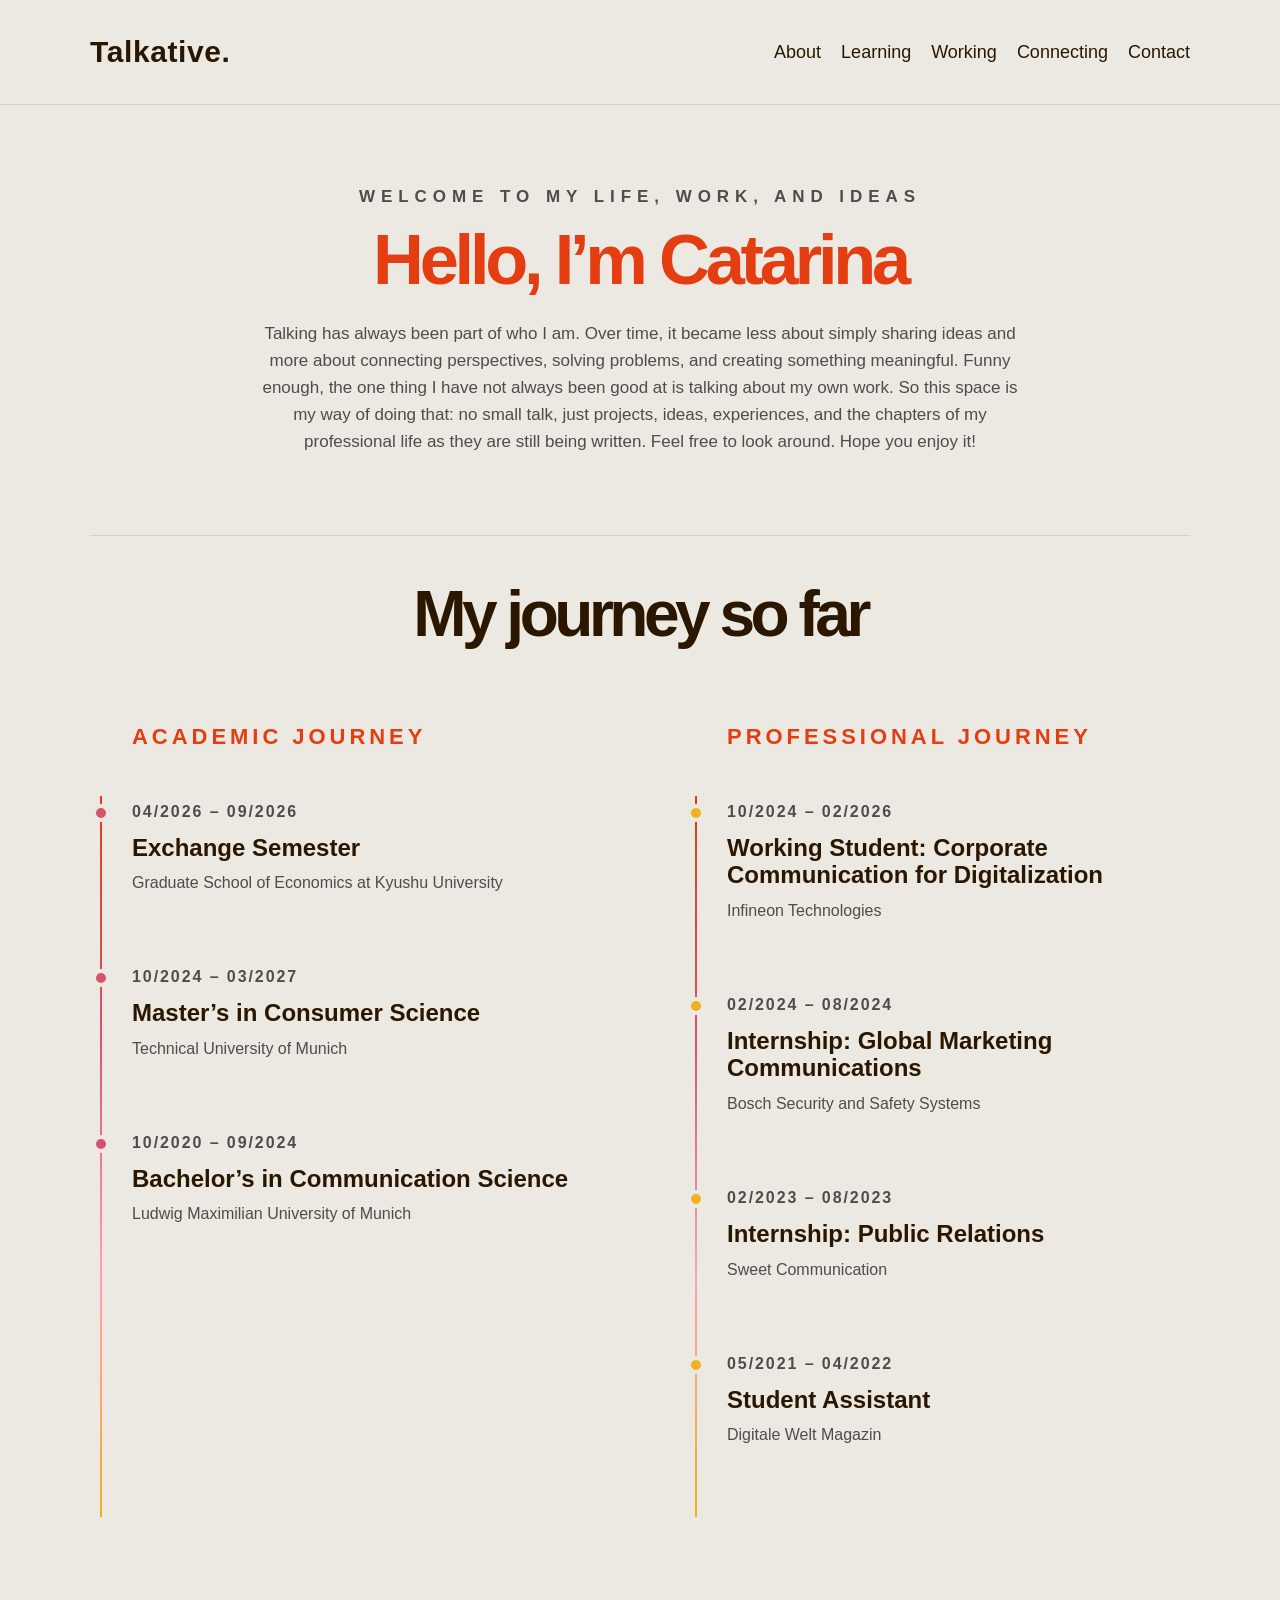
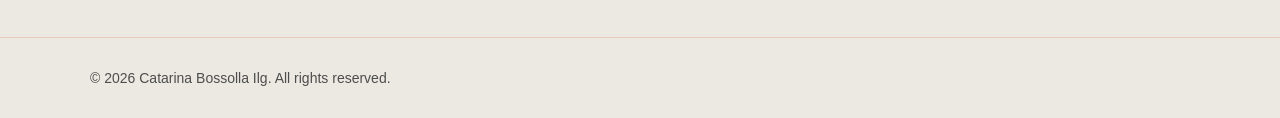
<file: index.html>
<!-- index.html -->
<!DOCTYPE html>
<html lang="en">
<head>
  <meta charset="UTF-8" />
  <meta name="viewport" content="width=device-width, initial-scale=1.0" />

  <title>Talkative.</title>

  <link rel="stylesheet" href="style.css" />
</head>
<body>

  <header class="site-header">
    <nav class="navbar">
      <h1 class="logo">Talkative.</h1>

      <div class="nav-links">
        <a href="index.html">About</a>
        <a href="learning/learning.html">Learning</a>
        <a href="working/working.html">Working</a>
        <a href="connecting/connecting.html">Connecting</a>
        <a href="contact/contact.html">Contact</a>
      </div>
    </nav>
  </header>

  <main>

    <section class="intro-section">
      <div class="intro-text">
        <p class="eyebrow">Welcome to my life, work, and ideas</p>

        <h1 class="intro-title">Hello, I’m Catarina</h1>

        <p> 
          Talking has always been part of who I am. Over time, it became less about simply sharing ideas and more about connecting perspectives, solving problems, and creating something meaningful. 
          Funny enough, the one thing I have not always been good at is talking about my own work. 
          So this space is my way of doing that: no small talk, just projects, ideas, experiences, and the chapters of my professional life as they are still being written.
          Feel free to look around. Hope you enjoy it!
        </p>
        
      </div>
    </section>

      <div class="palette-divider">
        <div class="divider-line"></div>
      </div>
    
      <section class="journey-section">
  <h2 class="journey-title">My journey so far</h2>

  <div class="timeline-wrapper">

    <div class="timeline-column academic">
      <h3>Academic Journey</h3>

      <div class="timeline-line"></div>

      <div class="timeline-item item-2026">
        <span class="timeline-dot"></span>
        <p class="timeline-date">04/2026 – 09/2026</p>
        <h4>Exchange Semester</h4>
        <p>
          Graduate School of Economics at Kyushu University
        </p>
      </div>

      <div class="timeline-item item-2024">
        <span class="timeline-dot"></span>
        <p class="timeline-date">10/2024 – 03/2027</p>
        <h4>Master’s in Consumer Science</h4>
        <p>
          Technical University of Munich
        </p>
      </div>

      <div class="timeline-item item-2021">
        <span class="timeline-dot"></span>
        <p class="timeline-date">10/2020 – 09/2024</p>
        <h4>Bachelor’s in Communication Science</h4>
        <p>
          Ludwig Maximilian University of Munich
        </p>
      </div>
    </div>

    <div class="timeline-column professional">
      <h3>Professional Journey</h3>

      <div class="timeline-line"></div>

      <div class="timeline-item item-2025">
        <span class="timeline-dot"></span>
        <p class="timeline-date">10/2024 – 02/2026</p>
        <h4>Working Student: Corporate Communication for Digitalization</h4>
        <p>
          Infineon Technologies
        </p>
      </div>

      <div class="timeline-item item-2024">
        <span class="timeline-dot"></span>
        <p class="timeline-date">02/2024 – 08/2024</p>
        <h4>Internship: Global Marketing Communications</h4>
        <p>
          Bosch Security and Safety Systems
        </p>
      </div>

      <div class="timeline-item item-2023">
        <span class="timeline-dot"></span>
        <p class="timeline-date">02/2023 – 08/2023</p>
        <h4>Internship: Public Relations</h4>
        <p>
          Sweet Communication
        </p>
      </div>

      <div class="timeline-item item-2021">
        <span class="timeline-dot"></span>
        <p class="timeline-date">05/2021 – 04/2022</p>
        <h4>Student Assistant</h4>
        <p>
          Digitale Welt Magazin
        </p>
      </div>
    </div>

  </div>
</section>
    
  </main>

  <footer class="site-footer">
    <p>© 2026 Catarina Bossolla Ilg. All rights reserved.</p>
  </footer>

</body>
</html>
</file>
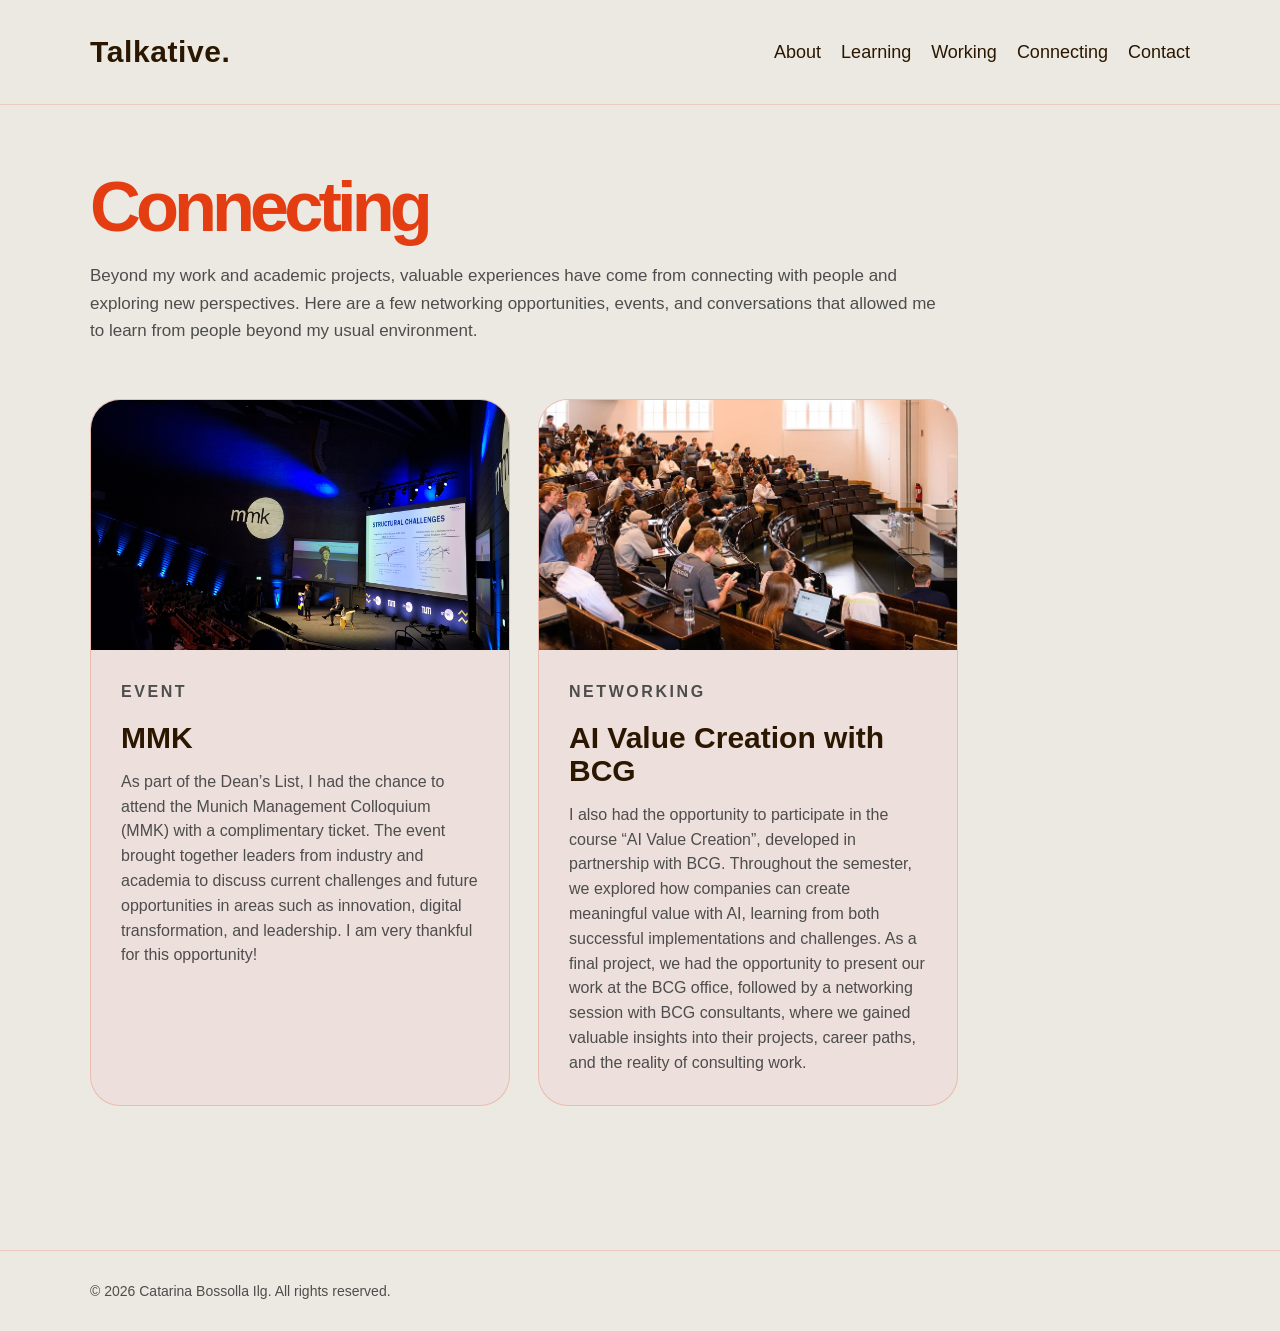
<file: connecting/connecting.html>
<!-- connecting.html -->
<!DOCTYPE html>
<html lang="en">
<head>
  <meta charset="UTF-8" />
  <meta name="viewport" content="width=device-width, initial-scale=1.0" />

  <title>Connecting | Talkative.</title>

  <link rel="stylesheet" href="connecting-style.css" />
</head>
<body>

  <header class="site-header">
    <nav class="navbar">
      <h1 class="logo">Talkative.</h1>

      <div class="nav-links">
        <a href="../index.html">About</a>
        <a href="../learning/learning.html">Learning</a>
        <a href="../working/working.html">Working</a>
        <a href="../connecting/connecting.html">Connecting</a>
        <a href="../contact/contact.html">Contact</a>
      </div>
    </nav>
  </header>

<main>

  <section class="projects-section">

    <div class="projects-heading">
      <h2>Connecting</h2>
      <p>
        Beyond my work and academic projects, valuable experiences have come from connecting with people and exploring new perspectives. 
        Here are a few networking opportunities, events, and conversations that allowed me to learn from people beyond my usual environment.
      </p>
    </div>

      <div class="projects-carousel">

      <article class="project-card">
        <div class="project-image">
          <img src="../images/mmk.jpg" alt="Project 1 preview image">
        </div>

        <div class="project-content">
          <p class="project-category">Event</p>
          <h3>MMK</h3>

          <p>
            As part of the Dean’s List, I had the chance to attend the Munich Management Colloquium (MMK) with a complimentary ticket. 
            The event brought together leaders from industry and academia to discuss current challenges and future opportunities in areas such as innovation, digital transformation, and leadership.
            I am very thankful for this opportunity!
          </p>
  
        </div>
      </article>

       <article class="project-card">
         <div class="project-image">
          <img src="../images/bcg_class.jfif" alt="Project 1 preview image">
        </div>
         
        <div class="project-content">
          <p class="project-category">Networking</p>
          <h3>AI Value Creation with BCG</h3>

          <p>
            I also had the opportunity to participate in the course “AI Value Creation”, developed in partnership with BCG. 
            Throughout the semester, we explored how companies can create meaningful value with AI, learning from both successful implementations and challenges. 
            As a final project, we had the opportunity to present our work at the BCG office, followed by a networking session with BCG consultants, where we gained valuable insights into their projects, career paths, and the reality of consulting work.
          </p>
          
        </div>
      </article>
        
    </div>
  </section>

</main>

  <footer class="site-footer">
    <p>© 2026 Catarina Bossolla Ilg. All rights reserved.</p>
  </footer>

</body>
  
</html>
</file>
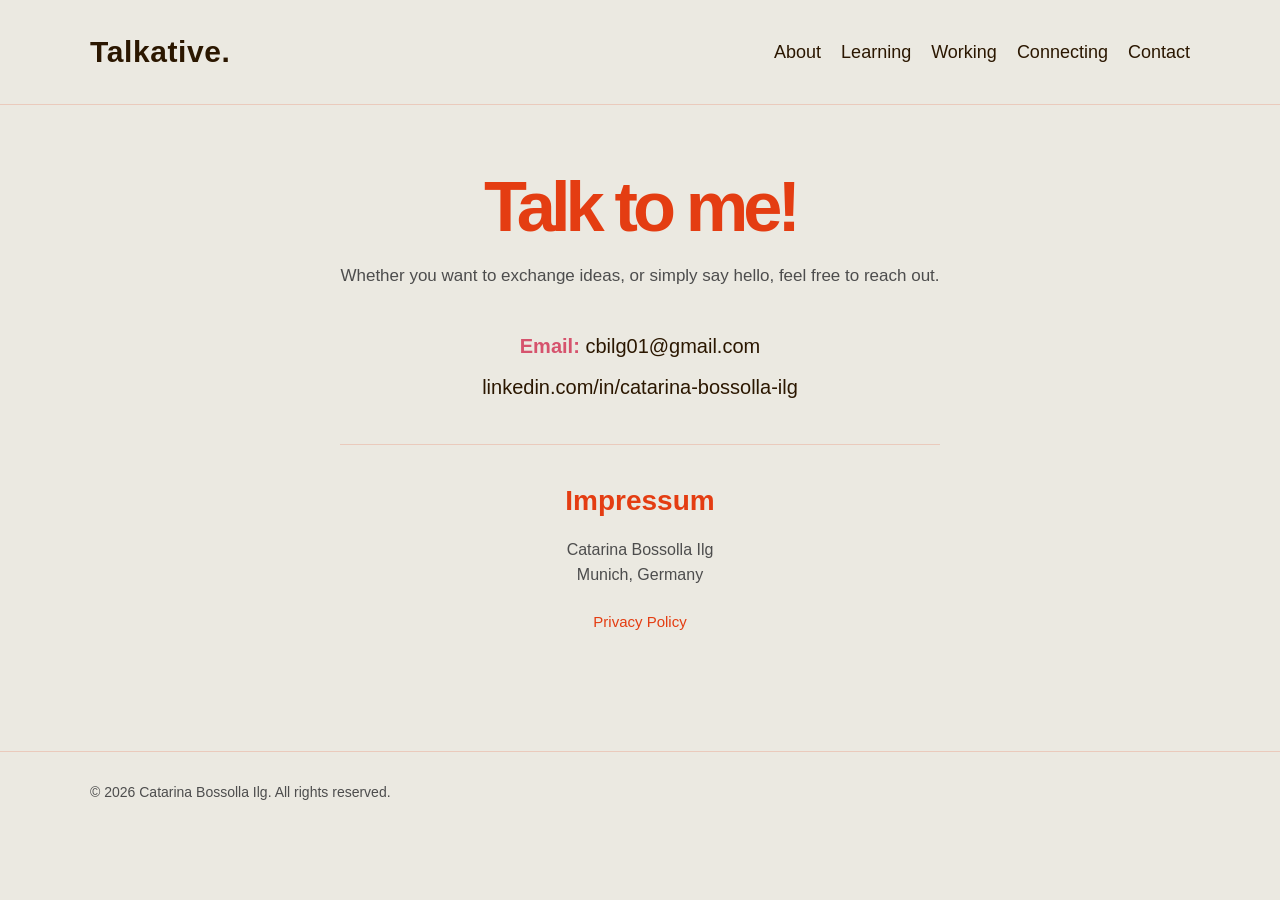
<file: contact/contact.html>
<!-- contact.html -->
<!DOCTYPE html>
<html lang="en">
<head>
  <meta charset="UTF-8" />
  <meta name="viewport" content="width=device-width, initial-scale=1.0" />

  <title>Contact | Talkative.</title>

  <link rel="stylesheet" href="contact-style.css" />
</head>
<body>

  <header class="site-header">
    <nav class="navbar">
      <h1 class="logo">Talkative.</h1>

      <div class="nav-links">
        <a href="../index.html">About</a>
        <a href="../learning/learning.html">Learning</a>
        <a href="../working/working.html">Working</a>
        <a href="../connecting/connecting.html">Connecting</a>
        <a href="../contact/contact.html">Contact</a>
      </div>
    </nav>
  </header>

  <main>

    <section class="contact-section">

      <div class="contact-heading">
        <h2>Talk to me!</h2>
        <p>
          Whether you want to exchange ideas, or simply say hello, feel free to reach out.
        </p>
      </div>

      <div class="contact-details">

      <p>
        <span>Email:</span>
        <a href="mailto:your.email@example.com">
          cbilg01@gmail.com
        </a>
      </p>

      <p>
        <a href="https://www.linkedin.com/in/catarina-bossolla-ilg-1ab0a0199/" target="_blank">
          linkedin.com/in/catarina-bossolla-ilg
        </a>
      </p>

    </div>
      
    <div class="impressum">
      <h3>Impressum</h3>

      <p>
        Catarina Bossolla Ilg<br>
        Munich, Germany
      </p>
    </div>

    <div class="legal-links">
        <a href="../contact/privacy_policy.html">Privacy Policy</a>
    </div>
      
    </section>

  </main>

  <footer class="site-footer">
    <p>© 2026 Catarina Bossolla Ilg. All rights reserved.</p>
  </footer>

</body>
</html>
</file>
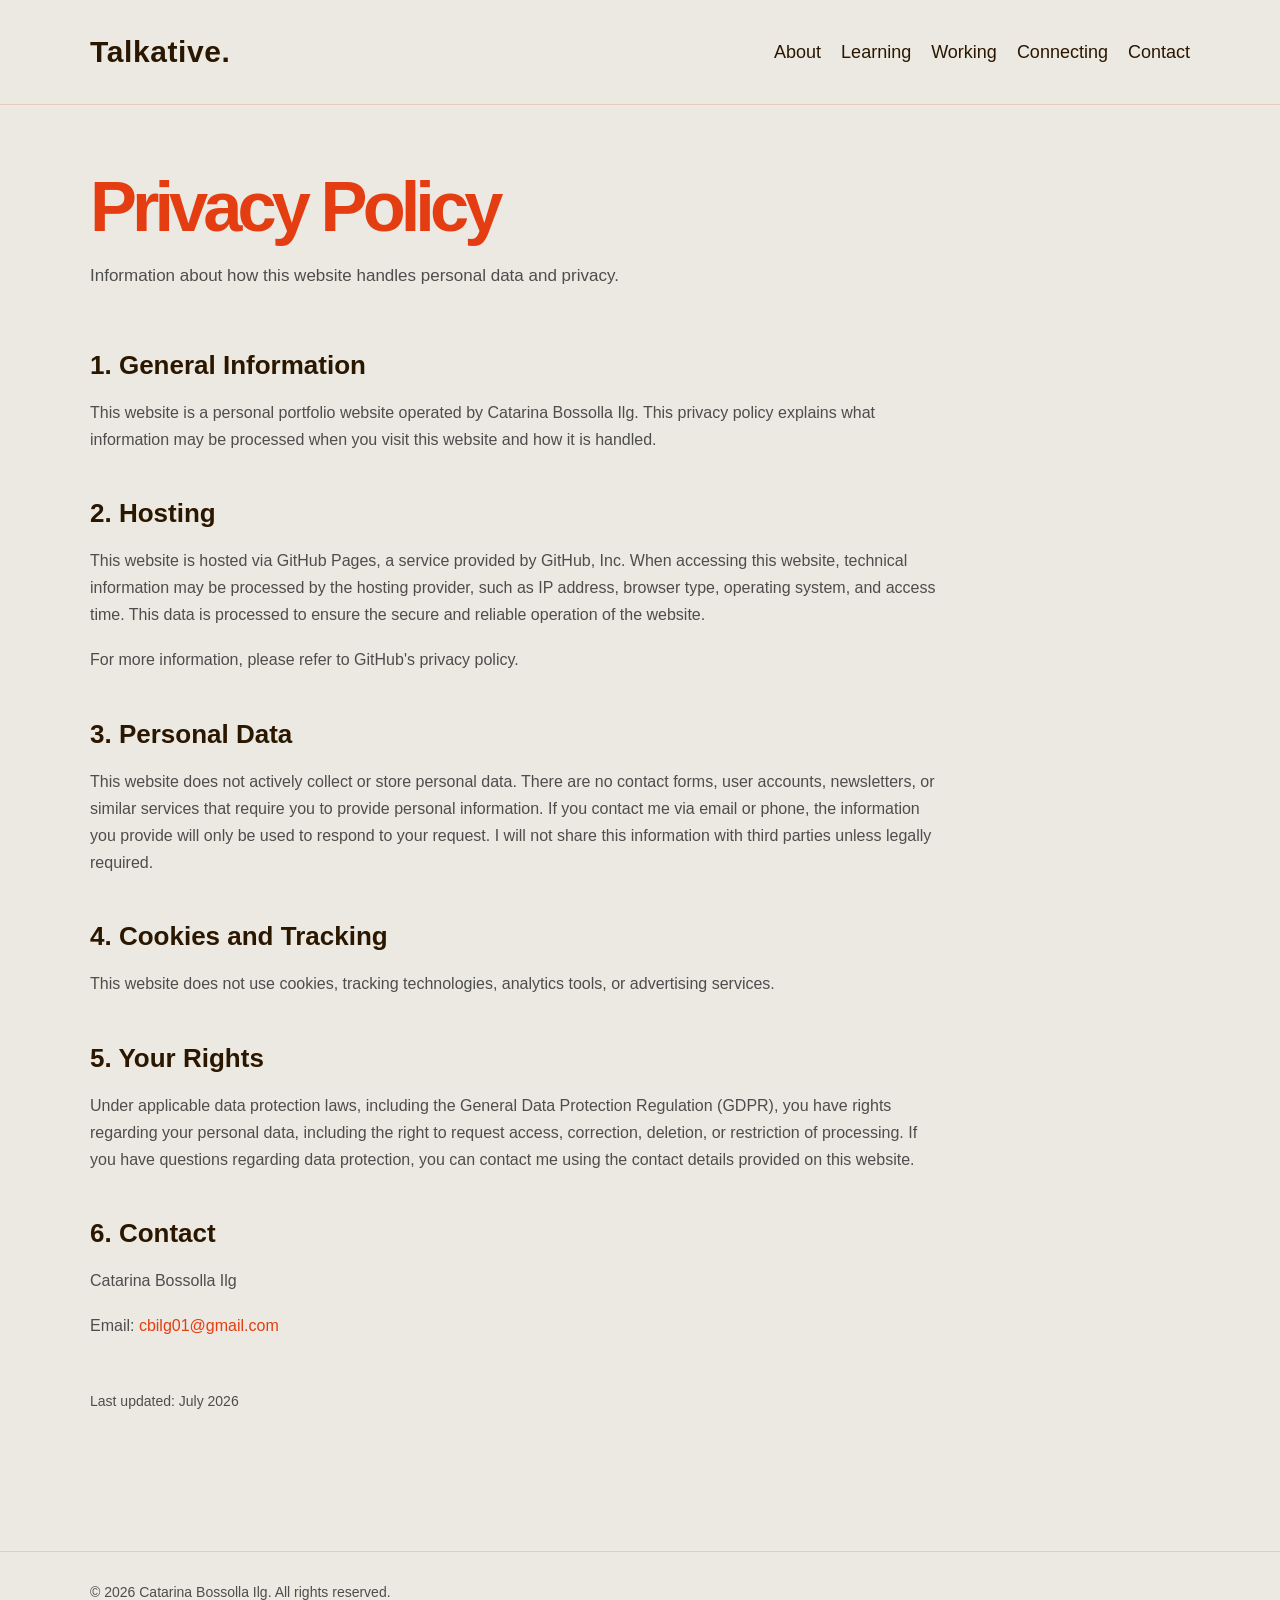
<file: contact/privacy_policy.html>
<!-- privacy.html -->
<!DOCTYPE html>
<html lang="en">
<head>
  <meta charset="UTF-8" />
  <meta name="viewport" content="width=device-width, initial-scale=1.0" />

  <title>Privacy Policy | Talkative.</title>

  <link rel="stylesheet" href="contact-style.css" />
</head>

<body>

  <header class="site-header">
    <nav class="navbar">
      <h1 class="logo">Talkative.</h1>

      <div class="nav-links">
        <a href="../index.html">About</a>
        <a href="../learning/learning.html">Learning</a>
        <a href="../working/working.html">Working</a>
        <a href="../connecting/connecting.html">Connecting</a>
        <a href="../contact/contact.html">Contact</a>
      </div>
    </nav>
  </header>


  <main>

    <section class="privacy-section">

      <div class="privacy-heading">
        <h2>Privacy Policy</h2>
        <p>
          Information about how this website handles personal data and privacy.
        </p>
      </div>


      <div class="privacy-content">

        <h3>1. General Information</h3>

        <p>
          This website is a personal portfolio website operated by Catarina Bossolla Ilg.
          This privacy policy explains what information may be processed when you visit this website and how it is handled.
        </p>


        <h3>2. Hosting</h3>

        <p>
          This website is hosted via GitHub Pages, a service provided by GitHub, Inc.
          When accessing this website, technical information may be processed by the hosting provider, such as IP address, browser type, operating system, and access time. 
          This data is processed to ensure the secure and reliable operation of the website.
        </p>

        <p>
          For more information, please refer to GitHub's privacy policy.
        </p>


        <h3>3. Personal Data</h3>

        <p>
          This website does not actively collect or store personal data.
          There are no contact forms, user accounts, newsletters, or similar services that require you to provide personal information.
          If you contact me via email or phone, the information you provide will only be used to respond to your request. 
          I will not share this information with third parties unless legally required.
        </p>


        <h3>4. Cookies and Tracking</h3>

        <p>
          This website does not use cookies, tracking technologies, analytics tools, or advertising services.
        </p>


        <h3>5. Your Rights</h3>

        <p>
          Under applicable data protection laws, including the General Data Protection Regulation (GDPR), you have rights regarding your personal data, including the right to request access, correction, deletion, or restriction of processing.
          If you have questions regarding data protection, you can contact me using the contact details provided on this website.
        </p>


        <h3>6. Contact</h3>

        <p>
          Catarina Bossolla Ilg
        </p>

        <p>
          Email:
          <a href="mailto:your.email@example.com">
            cbilg01@gmail.com
          </a>
        </p>


        <p class="updated">
          Last updated: July 2026
        </p>

      </div>

    </section>

  </main>


  <footer class="site-footer">
    <p>
      © 2026 Catarina Bossolla Ilg. All rights reserved.
    </p>
  </footer>


</body>
</html>
</file>
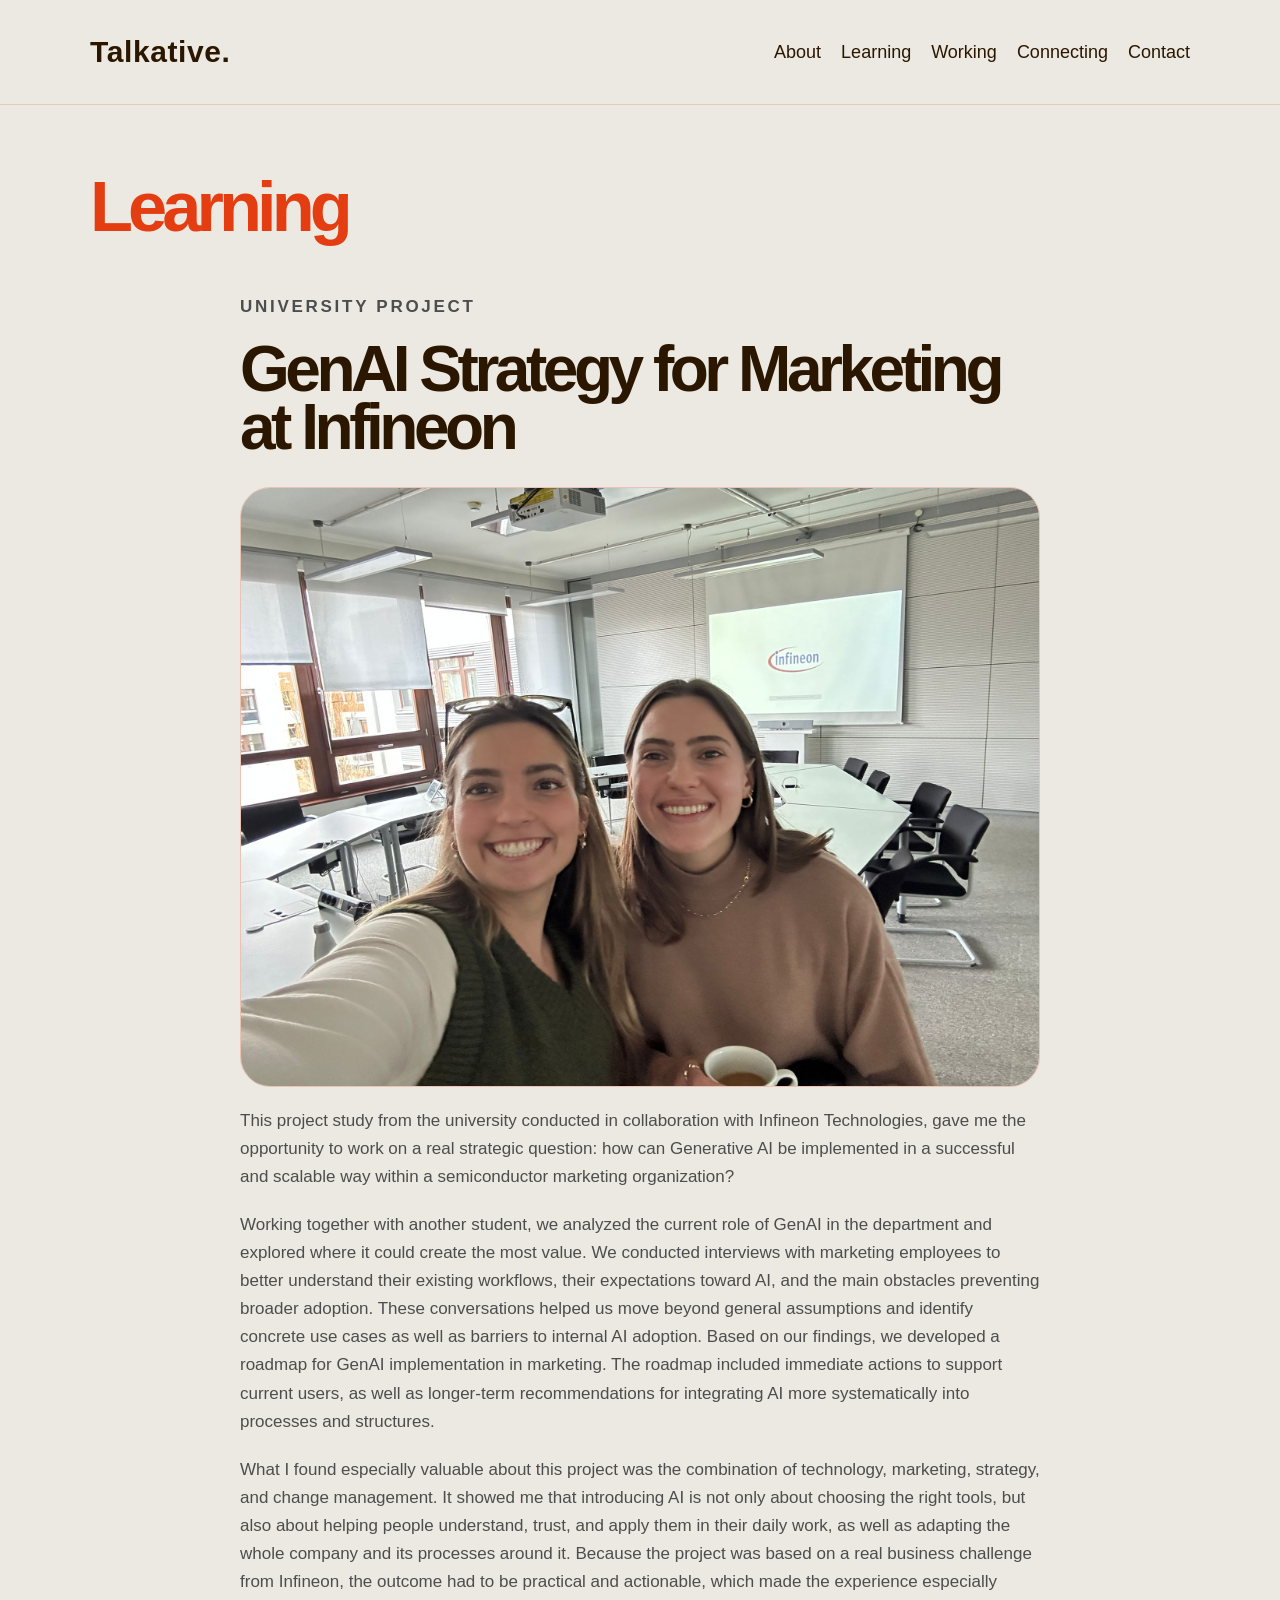
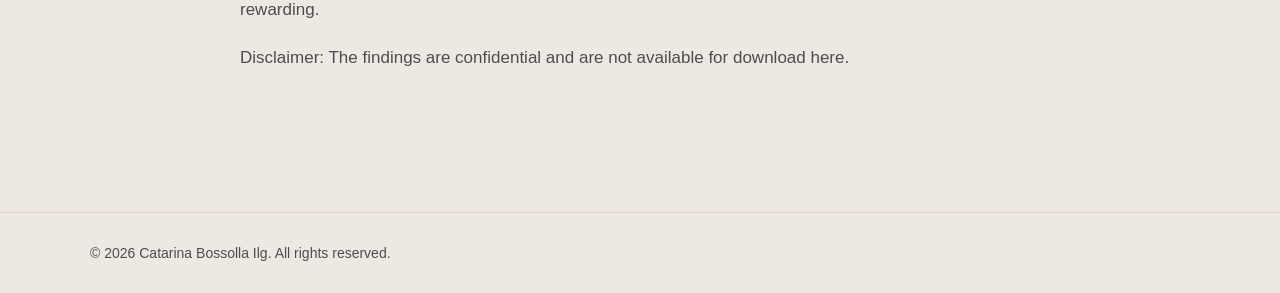
<file: learning/GenAI-Infineon.html>
<!-- project-1.html -->
<!DOCTYPE html>
<html lang="en">
<head>
  <meta charset="UTF-8" />
  <meta name="viewport" content="width=device-width, initial-scale=1.0" />

  <title>Learning | Talkative.</title>

  <link rel="stylesheet" href="learning-style.css" />
</head>
<body>

  <header class="site-header">
    <nav class="navbar">
      <h1 class="logo">Talkative.</h1>

      <div class="nav-links">
        <a href="../index.html">About</a>
        <a href="../learning/learning.html">Learning</a>
        <a href="../working/working.html">Working</a>
        <a href="../connecting/connecting.html">Connecting</a>
        <a href="../contact/contact.html">Contact</a>
      </div>
    </nav>
  </header>

<main>
  
<section class="project-page-section">

  <div class="projects-heading">
    <h2>Learning</h2>
  </div>

  <div class="project-page-content">

    <div class="project-page-text">
      <p class="project-category">University Project</p>

      <h1>GenAI Strategy for Marketing at Infineon</h1>

      <div class="project-page-images">
      <img src="../images/GenAI_Infineon_foto.jpg" alt="Main image for project one">
      </div>

      <p>

      </p>
      
      <p>
        This project study from the university conducted in collaboration with Infineon Technologies, gave me the opportunity to work on a real strategic question: how can Generative AI be implemented in a successful and scalable way within a semiconductor marketing organization?

      </p>

      <p>
        Working together with another student, we analyzed the current role of GenAI in the department and explored where it could create the most value. 
        We conducted interviews with marketing employees to better understand their existing workflows, their expectations toward AI, and the main obstacles preventing broader adoption. 
        These conversations helped us move beyond general assumptions and identify concrete use cases as well as barriers to internal AI adoption.
        Based on our findings, we developed a roadmap for GenAI implementation in marketing. 
        The roadmap included immediate actions to support current users, as well as longer-term recommendations for integrating AI more systematically into processes and structures.

      </p>

      <p>
        What I found especially valuable about this project was the combination of technology, marketing, strategy, and change management. 
        It showed me that introducing AI is not only about choosing the right tools, but also about helping people understand, trust, and apply them in their daily work, as well as adapting the whole company and its processes around it. 
        Because the project was based on a real business challenge from Infineon, the outcome had to be practical and actionable, which made the experience especially rewarding. 
      
      </p>

      <p>
      Disclaimer: The findings are confidential and are not available for download here. 
        
      </p>
      
    </div>

  </div>

</section>
  
</main>

  <footer class="site-footer">
    <p>© 2026 Catarina Bossolla Ilg. All rights reserved.</p>
  </footer>

</body>
</html>
</file>
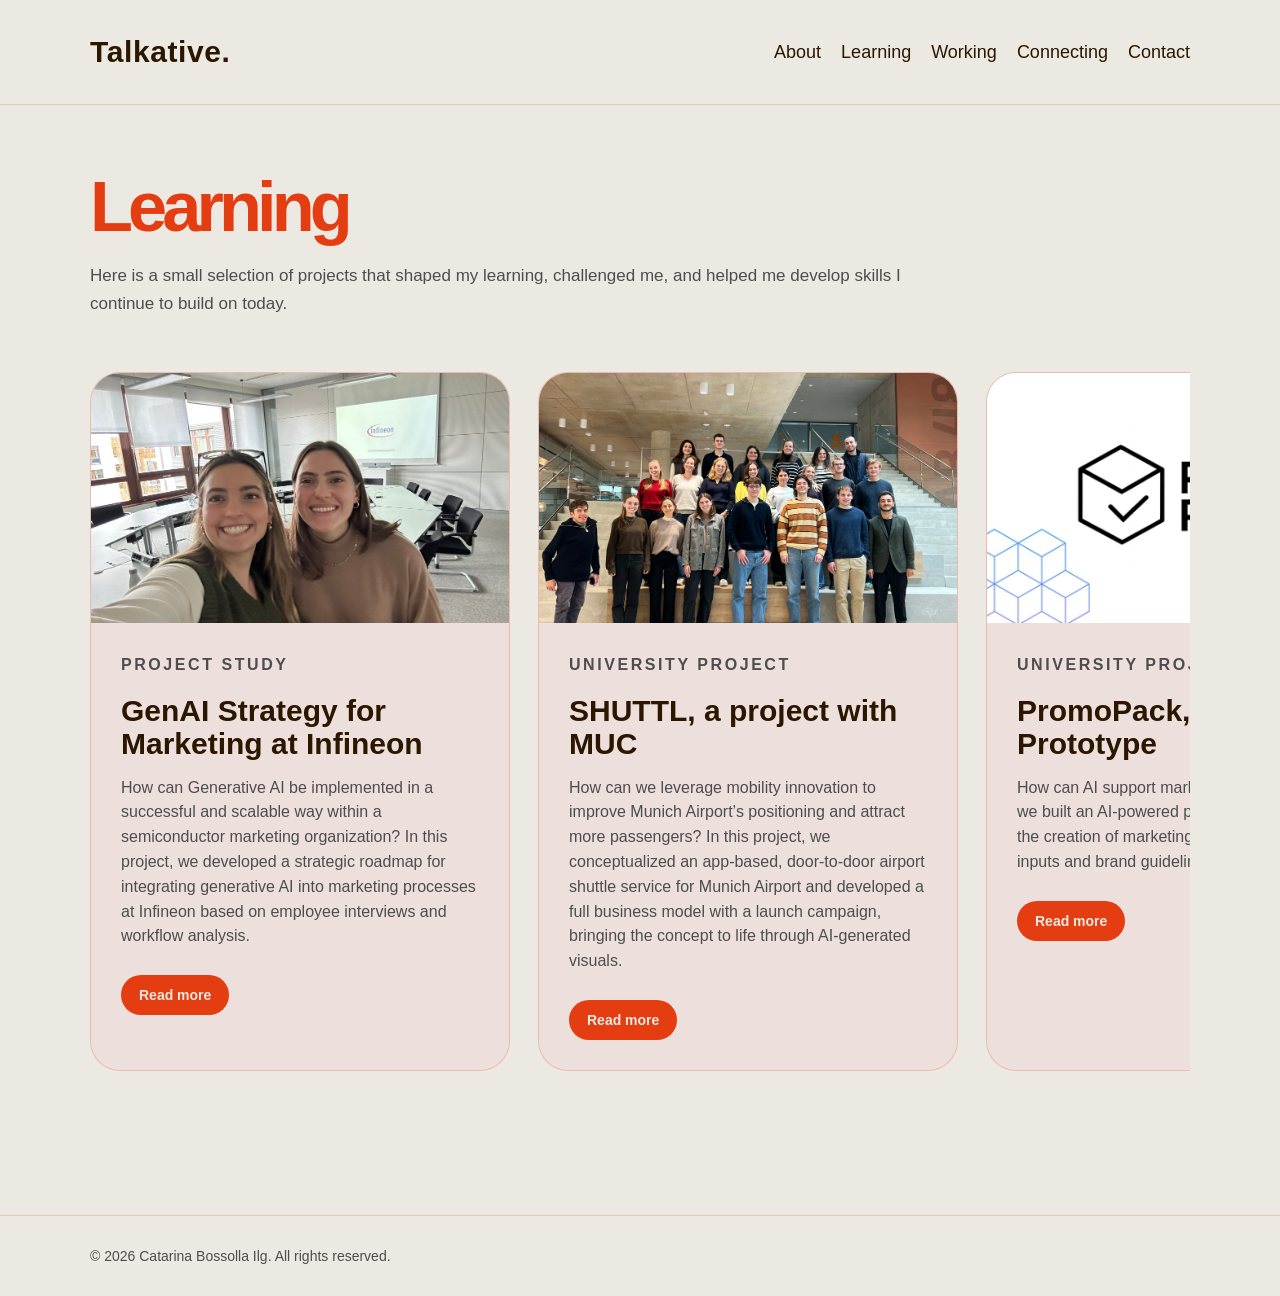
<file: learning/learning.html>
<!-- learning.html -->
<!DOCTYPE html>
<html lang="en">
<head>
  <meta charset="UTF-8" />
  <meta name="viewport" content="width=device-width, initial-scale=1.0" />

  <title>Learning | Talkative.</title>

  <link rel="stylesheet" href="learning-style.css" />
</head>
<body>

  <header class="site-header">
    <nav class="navbar">
      <h1 class="logo">Talkative.</h1>

      <div class="nav-links">
        <a href="../index.html">About</a>
        <a href="../learning/learning.html">Learning</a>
        <a href="../working/working.html">Working</a>
        <a href="../connecting/connecting.html">Connecting</a>
        <a href="../contact/contact.html">Contact</a>
      </div>
    </nav>
  </header>

<main>

  <section class="projects-section">
    <div class="projects-heading">
      <h2>Learning</h2>
      <p>
        Here is a small selection of projects that shaped my learning, challenged me, and helped me develop skills I continue to build on today.
      </p>
    </div>

    <div class="projects-carousel">

      <article class="project-card">
        <div class="project-image">
          <img src="../images/GenAI_Infineon_foto.jpg" alt="Project 1 preview image">
        </div>

        <div class="project-content">
          <p class="project-category">Project Study</p>
          <h3>GenAI Strategy for Marketing at Infineon</h3>

          <p>
            How can Generative AI be implemented in a successful and scalable way within a semiconductor marketing organization?
            In this project, we developed a strategic roadmap for integrating generative AI into marketing processes at Infineon based on employee interviews and workflow analysis.          
          </p>

          <div class="project-links">
            <a href="GenAI-Infineon.html" class="project-button">Read more</a>
          </div>
        </div>
      </article>

      <article class="project-card">
        <div class="project-image">
          <img src="../images/airport_class.jfif" alt="Project 2 preview image">
        </div>

        <div class="project-content">
          <p class="project-category">University Project</p>
          <h3>SHUTTL, a project with MUC</h3>

          <p>
            How can we leverage mobility innovation to improve Munich Airport’s positioning and attract more passengers?
            In this project, we conceptualized an app-based, door-to-door airport shuttle service for Munich Airport and developed a full business model with a launch campaign, bringing the concept to life through AI-generated visuals.
          </p>

          <div class="project-links">
            <a href="shuttl.html" class="project-button">Read more</a>
          </div>
        </div>
      </article>

      <article class="project-card">
        <div class="project-image">
          <img src="../images/PromoPack_foto_2.jpg" alt="Project 3 preview image">
        </div>

        <div class="project-content">
          <p class="project-category">University Project</p>
          <h3>PromoPack, an AI Prototype</h3>

          <p>
            How can AI support marketers? Motivated by this, we built an AI-powered prototype that automates the creation of marketing assets from technical inputs and brand guidelines.
          </p>

          <div class="project-links">
            <a href="promopack.html" class="project-button">Read more</a>
          </div>
        </div>
      </article>

    </div>
  </section>

</main>

  <footer class="site-footer">
    <p>© 2026 Catarina Bossolla Ilg. All rights reserved.</p>
  </footer>

</body>
</html>
</file>
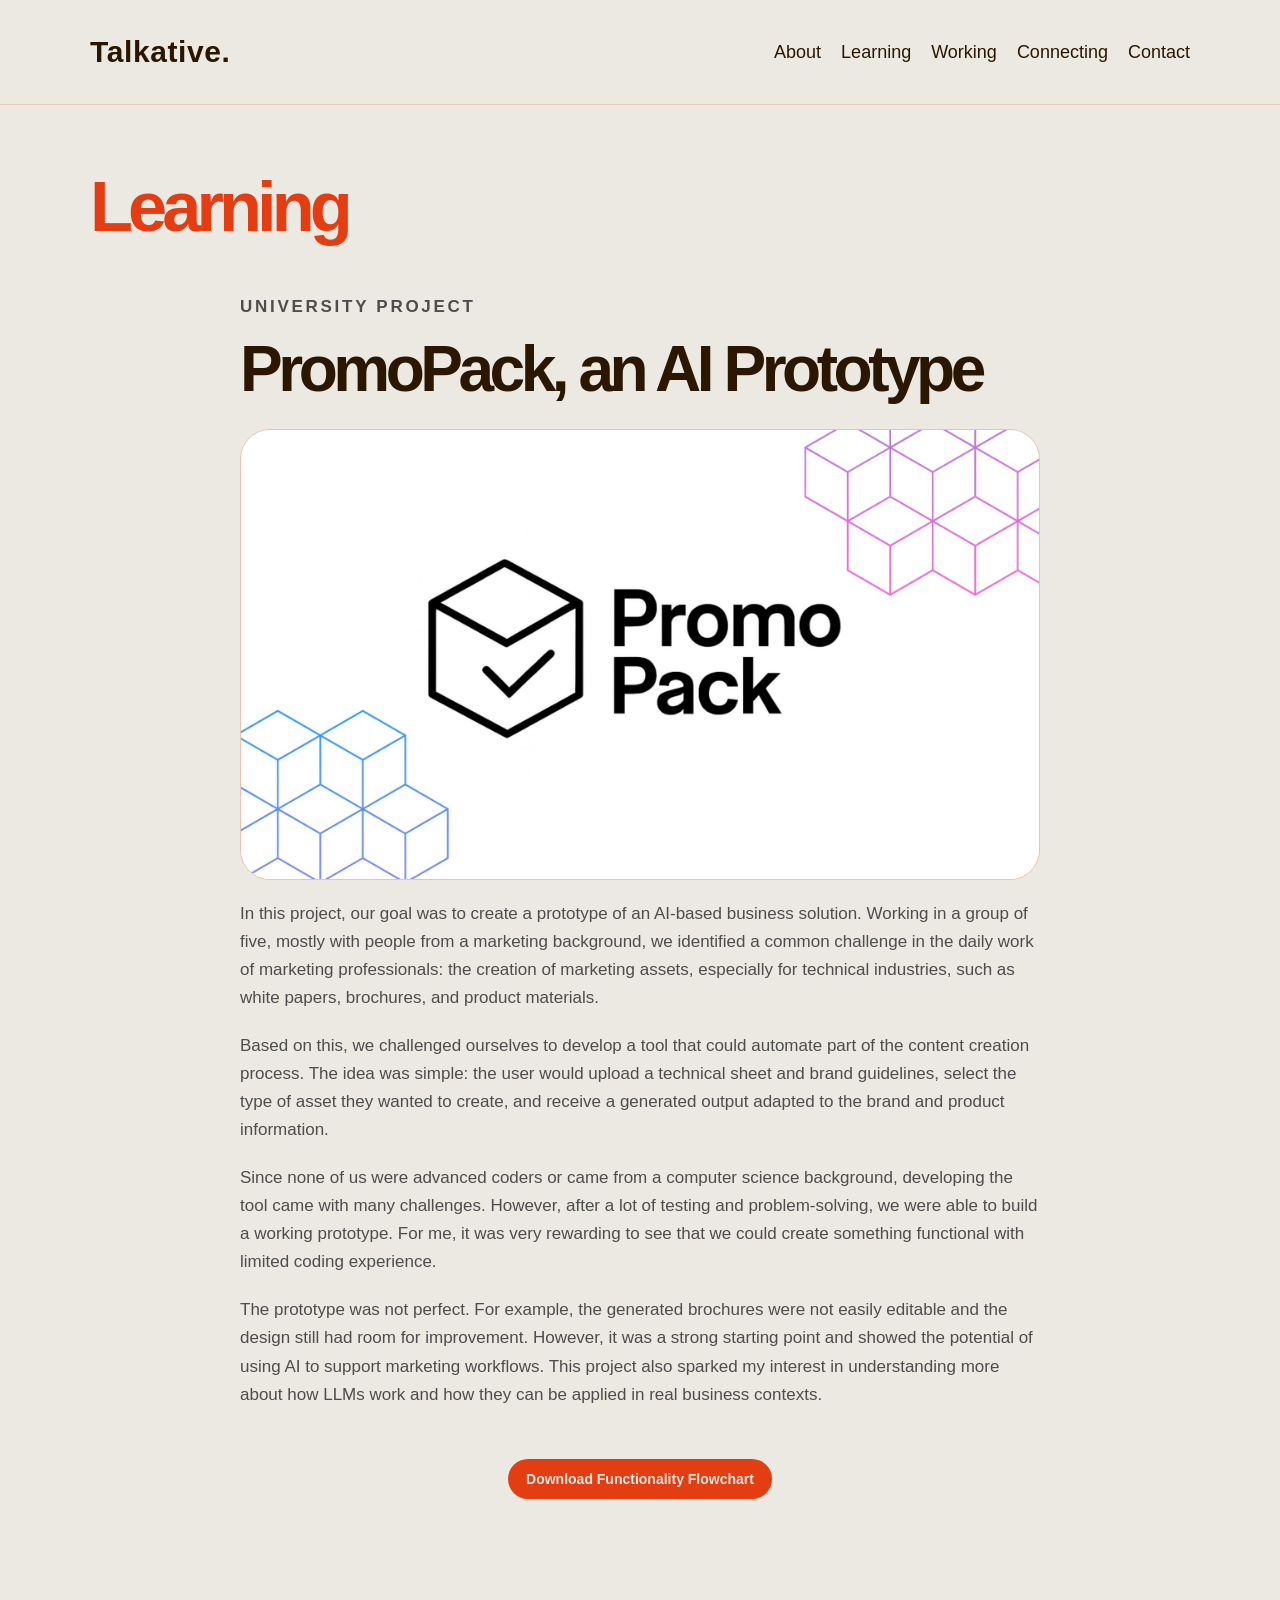
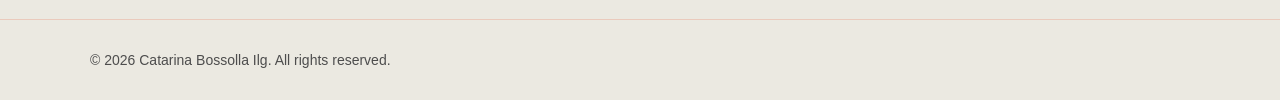
<file: learning/promopack.html>
<!-- promopack.html -->
<!DOCTYPE html>
<html lang="en">
<head>
  <meta charset="UTF-8" />
  <meta name="viewport" content="width=device-width, initial-scale=1.0" />

  <title>Learning | Talkative.</title>

  <link rel="stylesheet" href="learning-style.css" />
</head>
<body>

  <header class="site-header">
    <nav class="navbar">
      <h1 class="logo">Talkative.</h1>

      <div class="nav-links">
        <a href="../index.html">About</a>
        <a href="../learning/learning.html">Learning</a>
        <a href="../working/working.html">Working</a>
        <a href="../connecting/connecting.html">Connecting</a>
        <a href="../contact/contact.html">Contact</a>
      </div>
    </nav>
  </header>

<main>
  
<section class="project-page-section">

  <div class="projects-heading">
    <h2>Learning</h2>
  </div>

  <div class="project-page-content">

    <div class="project-page-text">
      <p class="project-category">University Project</p>

      <h1>PromoPack, an AI Prototype</h1>

      <div class="project-page-images">
      <img src="../images/PromoPack_foto_2.jpg" alt="Main image for project">
      </div>

      <p>

      </p>
      
      <p>
        In this project, our goal was to create a prototype of an AI-based business solution. 
        Working in a group of five, mostly with people from a marketing background, we identified a common challenge in the daily work of marketing professionals: the creation of marketing assets, especially for technical industries, such as white papers, brochures, and product materials.
      </p>

      <p>
        Based on this, we challenged ourselves to develop a tool that could automate part of the content creation process. 
        The idea was simple: the user would upload a technical sheet and brand guidelines, select the type of asset they wanted to create, and receive a generated output adapted to the brand and product information.
      </p>

      <p>
        Since none of us were advanced coders or came from a computer science background, developing the tool came with many challenges. 
        However, after a lot of testing and problem-solving, we were able to build a working prototype. 
        For me, it was very rewarding to see that we could create something functional with limited coding experience.
      </p>

      <p>
        The prototype was not perfect. For example, the generated brochures were not easily editable and the design still had room for improvement. 
        However, it was a strong starting point and showed the potential of using AI to support marketing workflows. 
        This project also sparked my interest in understanding more about how LLMs work and how they can be applied in real business contexts.
      </p>

      <div class="project-page-download">
      <a href="../document/PromoPack_slide.jpg" class="project-button" download>
      Download Functionality Flowchart
      </a>
      </div>
      
    </div>

  </div>

</section>
  
</main>

  <footer class="site-footer">
    <p>© 2026 Catarina Bossolla Ilg. All rights reserved.</p>
  </footer>

</body>
</html>
</file>
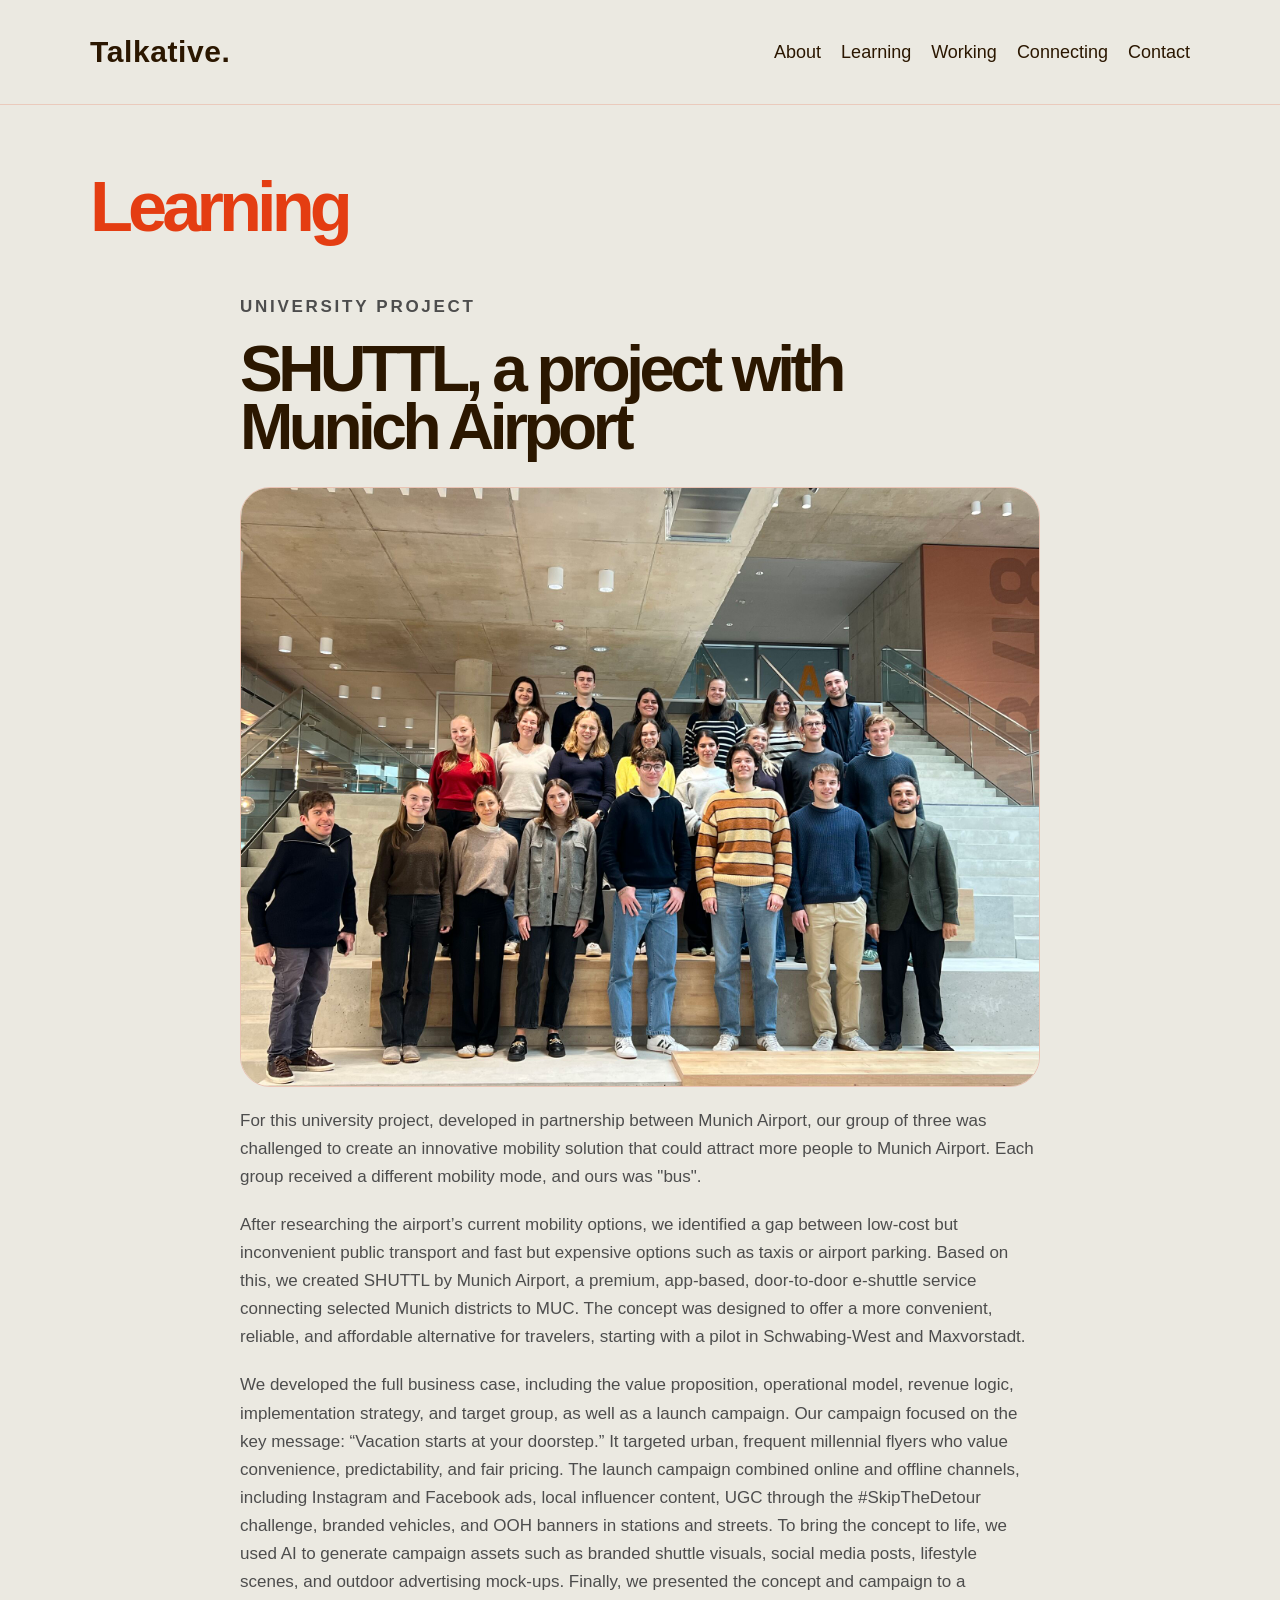
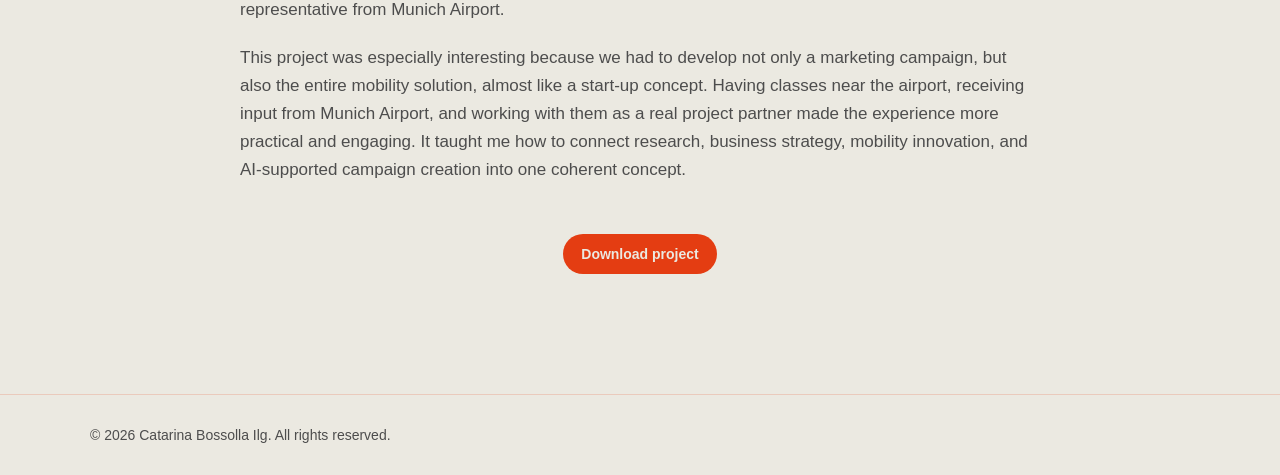
<file: learning/shuttl.html>
<!-- shuttl.html -->
<!DOCTYPE html>
<html lang="en">
<head>
  <meta charset="UTF-8" />
  <meta name="viewport" content="width=device-width, initial-scale=1.0" />

  <title>Learning | Talkative.</title>

  <link rel="stylesheet" href="learning-style.css" />
</head>
<body>

  <header class="site-header">
    <nav class="navbar">
      <h1 class="logo">Talkative.</h1>

      <div class="nav-links">
        <a href="../index.html">About</a>
        <a href="../learning/learning.html">Learning</a>
        <a href="../working/working.html">Working</a>
        <a href="../connecting/connecting.html">Connecting</a>
        <a href="../contact/contact.html">Contact</a>
      </div>
    </nav>
  </header>

<main>
  
<section class="project-page-section">

  <div class="projects-heading">
    <h2>Learning</h2>
  </div>

  <div class="project-page-content">

    <div class="project-page-text">
      <p class="project-category">University Project</p>

      <h1>SHUTTL, a project with Munich Airport</h1>

      <div class="project-page-images">
      <img src="../images/airport_class.jfif" alt="Main image for project">
      </div>

      <p>

      </p>
      
      <p>
        For this university project, developed in partnership between Munich Airport, our group of three was challenged to create an innovative mobility solution that could attract more people to Munich Airport. 
        Each group received a different mobility mode, and ours was "bus".
      </p>

      <p>
        After researching the airport’s current mobility options, we identified a gap between low-cost but inconvenient public transport and fast but expensive options such as taxis or airport parking. 
        Based on this, we created SHUTTL by Munich Airport, a premium, app-based, door-to-door e-shuttle service connecting selected Munich districts to MUC. 
        The concept was designed to offer a more convenient, reliable, and affordable alternative for travelers, starting with a pilot in Schwabing-West and Maxvorstadt.
      </p>

      <p>
        We developed the full business case, including the value proposition, operational model, revenue logic, implementation strategy, and target group, as well as a launch campaign. 
        Our campaign focused on the key message: “Vacation starts at your doorstep.” It targeted urban, frequent millennial flyers who value convenience, predictability, and fair pricing. 
        The launch campaign combined online and offline channels, including Instagram and Facebook ads, local influencer content, UGC through the #SkipTheDetour challenge, branded vehicles, and OOH banners in stations and streets. 
        To bring the concept to life, we used AI to generate campaign assets such as branded shuttle visuals, social media posts, lifestyle scenes, and outdoor advertising mock-ups.  
        Finally, we presented the concept and campaign to a representative from Munich Airport.
      </p>

      <p>
        This project was especially interesting because we had to develop not only a marketing campaign, but also the entire mobility solution, almost like a start-up concept. 
        Having classes near the airport, receiving input from Munich Airport, and working with them as a real project partner made the experience more practical and engaging.
        It taught me how to connect research, business strategy, mobility innovation, and AI-supported campaign creation into one coherent concept.
      </p>

      <div class="project-page-download">
      <a href="../document/shuttl.pdf-compressed.pdf" class="project-button" download>
      Download project
      </a>
      </div>
      
    </div>

  </div>

</section>
  
</main>

  <footer class="site-footer">
    <p>© 2026 Catarina Bossolla Ilg. All rights reserved.</p>
  </footer>

</body>
</html>
</file>
<file: style.css>
* {
  margin: 0;
  padding: 0;
  box-sizing: border-box;
}

:root {
  --red: #e43d12;
  --rose: #d6536d;
  --pink: #ffa2b6;
  --yellow: #efb11d;
  --cream: #ebe9e1;
  --dark: #2b1700;
  --gray: #4d4d4d;
}

body {
  font-family: Arial, Helvetica, sans-serif;
  background: var(--cream);
  color: var(--dark);
}

/* Top bar */
.site-header {
  background: var(--cream);
}

.navbar {
  height: 105px;
  padding: 0 90px;
  display: flex;
  align-items: center;
  justify-content: space-between;
  border-bottom: 1px solid rgba(228, 61, 18, 0.18);
  background: var(--cream);
}

.logo {
  margin: 0;
  padding: 0;
  font-size: 30px;
  font-weight: 700;
  line-height: 1;
  letter-spacing: 0.02em;
  color: var(--dark);
  transform: translateY(0px);
}

.nav-links {
  display: flex;
  gap: 20px;
}

.nav-links a {
  color: var(--dark);
  text-decoration: none;
  font-size: 18px;
  transition: color 0.2s ease;
}

.nav-links a:hover {
  color: var(--red);
}

/* Intro section: compact block on the left */
.intro-section {
  min-height: 430px;
  padding: 78px 90px 30px;
  display: flex;
  justify-content: center;
}

.intro-text {
  width: 100%;
  max-width: 850px;
  text-align: center;
}

.eyebrow {
  color: var(--gray);
  text-transform: uppercase;
  letter-spacing: 0.35em;
  font-size: 5px;
  font-weight: 550;
  margin-bottom: 28px;
}

.intro-title {
  color: var(--red);
  font-size: clamp(54px, 5.5vw, 92px);
  line-height: 0.9;
  letter-spacing: -0.06em;
  margin-bottom: 28px;
}

.intro-text p {
  color: var(--gray);
  font-size: 17px;
  line-height: 1.6;
  max-width: 760px;
  margin: 0 auto 18px;
}

/* Footer */
.site-footer {
  padding: 32px 90px;
  color: var(--gray);
  font-size: 14px;
  border-top: 1px solid rgba(228, 61, 18, 0.18);
}

/* Journey / CV timeline section */
.journey-section {
  padding: 50px 90px 120px;
  background: var(--cream);
}

.journey-title {
  color: var(--dark);
  font-size: clamp(48px, 5vw, 82px);
  line-height: 0.9;
  letter-spacing: -0.07em;
  font-weight: 700;
  max-width: 900px;
  text-align: center;
  margin: 0 auto 80px;
}

.timeline-wrapper {
  display: grid;
  grid-template-columns: 1fr 1fr;
  gap: 90px;
  max-width: 1200px;
  margin: 0 auto;
}

.timeline-column {
  position: relative;
  padding-left: 42px;
}

.timeline-column h3 {
  color: var(--red);
  font-size: 22px;
  text-transform: uppercase;
  letter-spacing: 0.18em;
  margin-bottom: 50px;
}

.timeline-line {
  position: absolute;
  left: 10px;
  top: 72px;
  bottom: 0;
  width: 2px;
  background: linear-gradient(
    to bottom,
    var(--red),
    var(--rose),
    var(--pink),
    var(--yellow)
  );
}

.timeline-item {
  position: relative;
  margin-bottom: 70px;
}

.timeline-dot {
  position: absolute;
  left: -40px;
  top: 4px;
  width: 18px;
  height: 18px;
  border-radius: 50%;
  background: var(--red);
  border: 4px solid var(--cream);
}

.academic .timeline-dot {
  background: var(--rose);
}

.professional .timeline-dot {
  background: var(--yellow);
}

.timeline-date {
  color: var(--red);
  font-size: 13px;
  font-weight: 700;
  letter-spacing: 0.12em;
  text-transform: uppercase;
  margin-bottom: 10px;
}

.timeline-item h4 {
  color: var(--dark);
  font-size: 24px;
  line-height: 1.15;
  margin-bottom: 10px;
}

.timeline-item p {
  color: var(--gray);
  font-size: 16px;
  line-height: 1.5;
}

/* Timeline alignment by year */
.timeline-item {
  position: relative;
  margin-bottom: 70px;
}

.item-2021,
.item-2023,
.item-2024,
.item-2025,
.item-2026 {
  margin-top: 0;
}

/* Divider with color palette */
.palette-divider {
  padding: 0 90px;
  display: flex;
  align-items: center;
  gap: 0;
}

.divider-line {
  flex: 1;
  height: 1px;
  background: rgba(228, 61, 18, 0.18);
}

.divider-palette {
  display: flex;
  height: 36px;
  width: 180px;
  border-radius: 18px 0 0 18px;
  overflow: hidden;
}

.palette-block {
  flex: 1;
}

.palette-block.red {
  background: var(--red);
}

.palette-block.rose {
  background: var(--rose);
}

.palette-block.pink {
  background: var(--pink);
}

.palette-block.yellow {
  background: var(--yellow);
}

/* Mobile version */
@media (max-width: 768px) {
  .navbar {
    height: auto;
    padding: 28px 24px;
    flex-direction: column;
    align-items: center;
    gap: 18px;
  }

  .logo {
    font-size: 26px;
    transform: none;
    text-align: center;
  }

  .nav-links {
    gap: 16px;
    flex-wrap: wrap;
    justify-content: center;
  }

  .nav-links a {
    font-size: 16px;
  }

  .intro-section {
    min-height: auto;
    padding: 70px 24px 50px;
    justify-content: center;
  }

  .intro-text {
    max-width: 100%;
    text-align: center;
  }

  .eyebrow {
    font-size: 7px;
    letter-spacing: 0.28em;
    margin-bottom: 22px;
  }

  h1 {
    font-size: clamp(44px, 16vw, 64px);
    line-height: 0.95;
    letter-spacing: -0.05em;
    margin-bottom: 24px;
  }

  .intro-text p {
    font-size: 16px;
    line-height: 1.6;
    max-width: 100%;
    margin: 0 auto 18px;
  }

  .journey-section {
    padding: 60px 24px 90px;
  }

  .journey-title {
    font-size: clamp(44px, 15vw, 64px);
    line-height: 0.95;
    letter-spacing: -0.06em;
    max-width: 100%;
    margin-bottom: 60px;
    text-align: center;
  }

  .timeline-wrapper {
    grid-template-columns: 1fr;
    gap: 70px;
    max-width: 100%;
  }

  .timeline-column {
    padding-left: 36px;
  }

  .timeline-column h3 {
    font-size: 17px;
    letter-spacing: 0.14em;
    margin-bottom: 38px;
  }

  .timeline-line {
    left: 8px;
    top: 58px;
  }

  .timeline-dot {
    left: -36px;
    width: 16px;
    height: 16px;
  }

  .timeline-item {
    margin-bottom: 50px;
  }

  .timeline-date {
    font-size: 12px;
  }

  .timeline-item h4 {
    font-size: 21px;
  }

  .timeline-item p {
    font-size: 15px;
    line-height: 1.55;
  }

  .palette-divider {
    padding: 0 24px;
  }

  .divider-palette {
    width: 120px;
    height: 28px;
  }

  .site-footer {
    padding: 28px 24px;
    font-size: 13px;
    text-align: center;
  }
</file>
<file: connecting/connecting-style.css>
* {
  margin: 0;
  padding: 0;
  box-sizing: border-box;
}

:root {
  --red: #e43d12;
  --rose: #d6536d;
  --pink: #ffa2b6;
  --yellow: #efb11d;
  --cream: #ebe9e1;
  --dark: #2b1700;
  --gray: #4d4d4d;
}

body {
  font-family: Arial, Helvetica, sans-serif;
  background: var(--cream);
  color: var(--dark);
}

/* Top bar */
.site-header {
  background: var(--cream);
}

.navbar {
  height: 105px;
  padding: 0 90px;
  display: flex;
  align-items: center;
  justify-content: space-between;
  border-bottom: 1px solid rgba(228, 61, 18, 0.18);
  background: var(--cream);
}

.logo {
  margin: 0;
  padding: 0;
  font-size: 30px;
  font-weight: 700;
  line-height: 1;
  letter-spacing: 0.02em;
  color: var(--dark);
  transform: translateY(0px);
}

.nav-links {
  display: flex;
  gap: 20px;
}

.nav-links a {
  color: var(--dark);
  text-decoration: none;
  font-size: 18px;
  transition: color 0.2s ease;
}

.nav-links a:hover {
  color: var(--red);
}

/* Footer */
.site-footer {
  padding: 32px 90px;
  color: var(--gray);
  font-size: 14px;
  border-top: 1px solid rgba(228, 61, 18, 0.18);
}

/* Working page intro */

/* Projects carousel section */
.projects-section {
  padding: 70px 90px 120px;
  background: var(--cream);
}

.projects-heading {
  max-width: 850px;
  margin-bottom: 55px;
}

.projects-heading h2 {
  color: var(--red);
  font-size: clamp(54px, 5.5vw, 92px);
  line-height: 0.9;
  letter-spacing: -0.07em;
  margin-bottom: 24px;
}

.projects-heading p {
  color: var(--gray);
  font-size: 17px;
  line-height: 1.6;
  max-width: 850px;
}

/* The actual carousel */
.projects-carousel {
  display: flex;
  gap: 28px;
  overflow-x: auto;
  scroll-snap-type: x mandatory;
  padding-bottom: 24px;
}

/* Optional: makes the scrollbar look cleaner */
.projects-carousel::-webkit-scrollbar {
  height: 8px;
}

.projects-carousel::-webkit-scrollbar-track {
  background: rgba(228, 61, 18, 0.12);
  border-radius: 20px;
}

.projects-carousel::-webkit-scrollbar-thumb {
  background: var(--yellow);
  border-radius: 20px;
}

.project-card {
  min-width: 420px;
  max-width: 420px;
  background: rgba(255, 162, 182, 0.13);
  border: 1px solid rgba(228, 61, 18, 0.22);
  border-radius: 30px;
  overflow: hidden;
  scroll-snap-align: start;
  transition: transform 0.2s ease, border-color 0.2s ease;
}

.project-card:hover {
  transform: translateY(-6px);
  border-color: var(--red);
}

.project-image {
  width: 100%;
  height: 250px;
  background: var(--pink);
  overflow: hidden;
}

.project-image img {
  width: 100%;
  height: 100%;
  object-fit: cover;
  display: block;
}

/* If the image is missing, the pink box still appears */
.project-content {
  padding: 30px;
}

.project-category {
  color: var(--red);
  font-size: 12px;
  font-weight: 700;
  letter-spacing: 0.16em;
  text-transform: uppercase;
  margin-bottom: 16px;
}

.project-content h3 {
  color: var(--dark);
  font-size: 30px;
  line-height: 1.1;
  margin-bottom: 16px;
}

.project-content p {
  color: var(--gray);
  font-size: 16px;
  line-height: 1.55;
}

.project-links {
  display: flex;
  flex-wrap: wrap;
  gap: 14px;
  margin-top: 26px;
}

/* Read more style */

.read-more {
  display: flex;
  flex-direction: column;
}

.read-more p {
  order: 1;
  margin-top: 10px;
  color: var(--gray);
  line-height: 1.6;
}

.read-more summary {
  order: 2;
  cursor: pointer;
  color: var(--red);
  font-weight: 700;
  margin-top: 10px;
  display: block;
  list-style: none;
}

.read-more summary::-webkit-details-marker {
  display: none;
}

.read-more summary::after {
  content: " +";
}

.read-more[open] summary::after {
  content: " −";
}

/* Mobile version */
@media (max-width: 768px) {
  .navbar {
    height: auto;
    padding: 28px 24px;
    flex-direction: column;
    align-items: center;
    gap: 18px;
  }

  .logo {
    font-size: 26px;
    transform: none;
    text-align: center;
  }

  .nav-links {
    gap: 16px;
    flex-wrap: wrap;
    justify-content: center;
  }

  .nav-links a {
    font-size: 16px;
  }

  .site-footer {
    padding: 28px 24px;
    font-size: 13px;
    text-align: center;
  }
    .learning-intro {
    min-height: auto;
    padding: 70px 24px 50px;
  }

  .learning-intro-text {
    max-width: 100%;
    text-align: center;
  }

  .learning-intro-text p {
    font-size: 16px;
    max-width: 100%;
  }

  .projects-section {
    padding: 60px 24px 90px;
  }

  .projects-heading {
    text-align: center;
    margin-bottom: 45px;
  }

  .projects-heading h2 {
    font-size: clamp(44px, 15vw, 64px);
    line-height: 0.95;
    letter-spacing: -0.06em;
  }

  .projects-heading p {
    font-size: 16px;
  }

  .projects-carousel {
    gap: 20px;
  }

  .project-card {
    min-width: 82vw;
    max-width: 82vw;
    border-radius: 26px;
  }

  .project-image {
    height: 210px;
  }

  .project-content {
    padding: 26px;
  }

  .project-content h3 {
    font-size: 25px;
  }

  .project-content p {
    font-size: 15px;
  }

  .project-links {
    flex-direction: column;
    align-items: flex-start;
  }

    .project-page-section {
    padding: 60px 24px 90px;
  }

  .project-page-content {
    grid-template-columns: 1fr;
    gap: 40px;
  }

  .project-page-images {
    gap: 18px;
  }

  .project-page-images img {
    border-radius: 24px;
  }

  .project-page-text {
    padding-top: 0;
    text-align: center;
  }

  .project-page-text h1 {
    font-size: clamp(44px, 15vw, 64px);
    line-height: 0.95;
    letter-spacing: -0.06em;
  }

  .project-page-text p {
    font-size: 16px;
    line-height: 1.6;
  }

  .project-page-download {
    margin-top: 36px;
    justify-content: center;
  }

  /* Read more */
  .read-more p {
    margin-top: 8px;
  }

  .read-more summary {
    margin-top: 8px;
  }
}
</file>
<file: contact/contact-style.css>
* {
  margin: 0;
  padding: 0;
  box-sizing: border-box;
}

:root {
  --red: #e43d12;
  --rose: #d6536d;
  --pink: #ffa2b6;
  --yellow: #efb11d;
  --cream: #ebe9e1;
  --dark: #2b1700;
  --gray: #4d4d4d;
}

body {
  font-family: Arial, Helvetica, sans-serif;
  background: var(--cream);
  color: var(--dark);
}

/* Top bar */
.site-header {
  background: var(--cream);
}

.navbar {
  height: 105px;
  padding: 0 90px;
  display: flex;
  align-items: center;
  justify-content: space-between;
  border-bottom: 1px solid rgba(228, 61, 18, 0.18);
  background: var(--cream);
}

.logo {
  margin: 0;
  padding: 0;
  font-size: 30px;
  font-weight: 700;
  line-height: 1;
  letter-spacing: 0.02em;
  color: var(--dark);
  transform: translateY(0px);
}

.nav-links {
  display: flex;
  gap: 20px;
}

.nav-links a {
  color: var(--dark);
  text-decoration: none;
  font-size: 18px;
  transition: color 0.2s ease;
}

.nav-links a:hover {
  color: var(--red);
}

/* Footer */
.site-footer {
  padding: 32px 90px;
  color: var(--gray);
  font-size: 14px;
  border-top: 1px solid rgba(228, 61, 18, 0.18);
}

/* Contact section */

.contact-section {
  padding: 70px 90px 120px;
  background: var(--cream);
  text-align: center;
}

.contact-heading {
  max-width: 850px;
  margin: 0 auto 45px;
}

.contact-heading h2 {
  color: var(--red);
  font-size: clamp(54px, 5.5vw, 92px);
  line-height: 0.9;
  letter-spacing: -0.07em;
  margin-bottom: 24px;
}

.contact-heading p {
  color: var(--gray);
  font-size: 17px;
  line-height: 1.6;
  max-width: 750px;
  margin: 0 auto;
}


/* Contact details */

.contact-details {
  margin-bottom: 45px;
  text-align: center;
}

.contact-details p {
  font-size: 20px;
  color: var(--dark);
  margin-bottom: 18px;
}

.contact-details span {
  font-weight: 700;
  color: var(--rose);
}

.contact-details a {
  color: var(--dark);
  text-decoration: none;
  transition: color 0.2s ease;
}

.contact-details a:hover {
  color: var(--red);
}


/* Impressum */

.impressum {
  max-width: 600px;
  margin: 0 auto;
  padding-top: 40px;
  border-top: 1px solid rgba(228, 61, 18, 0.18);
}

.impressum h3 {
  color: var(--red);
  font-size: 28px;
  margin-bottom: 20px;
}

.impressum p {
  color: var(--gray);
  font-size: 16px;
  line-height: 1.6;
  text-align: center;
}

.legal-links {
  margin-top: 25px;
}

.legal-links a {
  color: var(--red);
  text-decoration: none;
  font-size: 15px;
  transition: color 0.2s ease;
}

.legal-links a:hover {
  color: var(--dark);
  text-decoration: underline;
}

/* Privacy Policy Page*/

.privacy-section {
  padding: 70px 90px 120px;
  background: var(--cream);
}

.privacy-heading {
  max-width: 850px;
  margin-bottom: 60px;
}

.privacy-heading h2 {
  color: var(--red);
  font-size: clamp(54px, 5.5vw, 92px);
  line-height: 0.9;
  letter-spacing: -0.07em;
  margin-bottom: 24px;
}

.privacy-heading p {
  color: var(--gray);
  font-size: 17px;
  line-height: 1.6;
}

.privacy-content {
  max-width: 850px;
}

.privacy-content h3 {
  color: var(--dark);
  font-size: 26px;
  margin-top: 45px;
  margin-bottom: 18px;
}

.privacy-content p {
  color: var(--gray);
  font-size: 16px;
  line-height: 1.7;
  margin-bottom: 18px;
}

.privacy-content a {
  color: var(--red);
  text-decoration: none;
}

.privacy-content a:hover {
  text-decoration: underline;
}

.updated {
  margin-top: 50px;
  font-size: 14px !important;
}

/* Mobile */

@media (max-width: 768px) {
.navbar {
    height: auto;
    padding: 28px 24px;
    flex-direction: column;
    align-items: center;
    gap: 18px;
  }

  .logo {
    font-size: 26px;
    transform: none;
    text-align: center;
  }

  .nav-links {
    gap: 16px;
    flex-wrap: wrap;
    justify-content: center;
  }

  .nav-links a {
    font-size: 16px;
  }

  .site-footer {
    padding: 28px 24px;
    font-size: 13px;
    text-align: center;
  }

  .contact-section {
  padding: 60px 24px 90px;
  }
  .contact-heading {
  text-align: center;
  margin-bottom: 45px;
  }

  .contact-heading h2 {
    font-size: clamp(44px, 15vw, 64px);
  }

  .contact-details {
    margin-bottom: 60px;
  }
  
  .contact-details p {
    font-size: 17px;
  }
  
  .impressum {
    max-width: 100%;
    padding-top: 30px;
  }

  .privacy-section {
  padding: 60px 24px 90px;
  }

  .privacy-heading {
    margin-bottom: 45px;
  }

  .privacy-heading h2 {
    font-size: clamp(44px, 15vw, 64px);
  }

  .privacy-content h3 {
    font-size: 22px;
  }
  
  .privacy-content p {
    font-size: 15px;
  }

  .contact-details a {
  word-break: break-word;
  }
 }
</file>
<file: learning/learning-style.css>
* {
  margin: 0;
  padding: 0;
  box-sizing: border-box;
}

:root {
  --red: #e43d12;
  --rose: #d6536d;
  --pink: #ffa2b6;
  --yellow: #efb11d;
  --cream: #ebe9e1;
  --dark: #2b1700;
  --gray: #4d4d4d;
}

body {
  font-family: Arial, Helvetica, sans-serif;
  background: var(--cream);
  color: var(--dark);
}

/* Top bar */
.site-header {
  background: var(--cream);
}

.navbar {
  height: 105px;
  padding: 0 90px;
  display: flex;
  align-items: center;
  justify-content: space-between;
  border-bottom: 1px solid rgba(228, 61, 18, 0.18);
  background: var(--cream);
}

.logo {
  margin: 0;
  padding: 0;
  font-size: 30px;
  font-weight: 700;
  line-height: 1;
  letter-spacing: 0.02em;
  color: var(--dark);
  transform: translateY(0px);
}

.nav-links {
  display: flex;
  gap: 20px;
}

.nav-links a {
  color: var(--dark);
  text-decoration: none;
  font-size: 18px;
  transition: color 0.2s ease;
}

.nav-links a:hover {
  color: var(--red);
}

/* Footer */
.site-footer {
  padding: 32px 90px;
  color: var(--gray);
  font-size: 14px;
  border-top: 1px solid rgba(228, 61, 18, 0.18);
}

/* Learning page intro */

/* Projects carousel section */
.projects-section {
  padding: 70px 90px 120px;
  background: var(--cream);
}

.projects-heading {
  max-width: 850px;
  margin-bottom: 55px;
}

.projects-heading h2 {
  color: var(--red);
  font-size: clamp(54px, 5.5vw, 92px);
  line-height: 0.9;
  letter-spacing: -0.07em;
  margin-bottom: 24px;
}

.projects-heading p {
  color: var(--gray);
  font-size: 17px;
  line-height: 1.6;
  max-width: 850px;
}

/* The actual carousel */
.projects-carousel {
  display: flex;
  gap: 28px;
  overflow-x: auto;
  scroll-snap-type: x mandatory;
  padding-bottom: 24px;
}

/* Optional: makes the scrollbar look cleaner */
.projects-carousel::-webkit-scrollbar {
  height: 8px;
}

.projects-carousel::-webkit-scrollbar-track {
  background: rgba(228, 61, 18, 0.12);
  border-radius: 20px;
}

.projects-carousel::-webkit-scrollbar-thumb {
  background: var(--yellow);
  border-radius: 20px;
}

.project-card {
  min-width: 420px;
  max-width: 420px;
  background: rgba(255, 162, 182, 0.13);
  border: 1px solid rgba(228, 61, 18, 0.22);
  border-radius: 30px;
  overflow: hidden;
  scroll-snap-align: start;
  transition: transform 0.2s ease, border-color 0.2s ease;
}

.project-card:hover {
  transform: translateY(-6px);
  border-color: var(--red);
}

.project-image {
  width: 100%;
  height: 250px;
  background: var(--pink);
  overflow: hidden;
}

.project-image img {
  width: 100%;
  height: 100%;
  object-fit: cover;
  display: block;
}

/* If the image is missing, the pink box still appears */
.project-content {
  padding: 30px;
}

.project-category {
  color: var(--red);
  font-size: 12px;
  font-weight: 700;
  letter-spacing: 0.16em;
  text-transform: uppercase;
  margin-bottom: 16px;
}

.project-content h3 {
  color: var(--dark);
  font-size: 30px;
  line-height: 1.1;
  margin-bottom: 16px;
}

.project-content p {
  color: var(--gray);
  font-size: 16px;
  line-height: 1.55;
}

.project-links {
  display: flex;
  flex-wrap: wrap;
  gap: 14px;
  margin-top: 26px;
}

.project-button,
.project-download {
  display: inline-block;
  text-decoration: none;
  font-size: 14px;
  font-weight: 700;
  border-radius: 999px;
  padding: 12px 18px;
  transition: all 0.2s ease;
}

.project-button {
  background: var(--red);
  color: var(--cream);
}

.project-button:hover {
  background: var(--rose);
}

.project-download {
  color: var(--red);
  border: 1px solid rgba(228, 61, 18, 0.35);
}

.project-download:hover {
  background: var(--rose);
  color: var(--cream);
  border-color: var(--rose);
}

/* Individual project page */
.project-page-section {
  padding: 70px 90px 120px;
  background: var(--cream);
}

.project-page-content {
  display: flex;
  flex-direction: column;
  gap: 40px;
  max-width: 1200px;
  margin: 0 auto;
  align-items: center;
}

.project-page-images {
  width: 100%;
  max-width: 900px;
}

.project-page-images img {
  width: 100%;
  height: auto;
  display: block;
  border-radius: 30px;
  border: 1px solid rgba(228, 61, 18, 0.22);
}

.project-page-text {
  max-width: 800px;
  width: 100%;
}

.project-page-text h1 {
  color: var(--dark);
  font-size: clamp(48px, 5vw, 82px);
  line-height: 0.9;
  letter-spacing: -0.07em;
  margin-bottom: 30px;
}

.project-page-text p {
  color: var(--gray);
  font-size: 17px;
  line-height: 1.65;
  margin-bottom: 20px;
}

.project-page-download {
  max-width: 1200px;
  margin: 50px auto 0;
  display: flex;
  justify-content: center;
}


/* Mobile version */
@media (max-width: 768px) {
  .navbar {
    height: auto;
    padding: 28px 24px;
    flex-direction: column;
    align-items: center;
    gap: 18px;
  }

  .logo {
    font-size: 26px;
    transform: none;
    text-align: center;
  }

  .nav-links {
    gap: 16px;
    flex-wrap: wrap;
    justify-content: center;
  }

  .nav-links a {
    font-size: 16px;
  }

  .site-footer {
    padding: 28px 24px;
    font-size: 13px;
    text-align: center;
  }
    .learning-intro {
    min-height: auto;
    padding: 70px 24px 50px;
  }

  .learning-intro-text {
    max-width: 100%;
    text-align: center;
  }

  .learning-intro-text p {
    font-size: 16px;
    max-width: 100%;
  }

  .projects-section {
    padding: 60px 24px 90px;
  }

  .projects-heading {
    text-align: center;
    margin-bottom: 45px;
  }

  .projects-heading h2 {
    font-size: clamp(44px, 15vw, 64px);
    line-height: 0.95;
    letter-spacing: -0.06em;
  }

  .projects-heading p {
    font-size: 16px;
  }

  .projects-carousel {
    gap: 20px;
  }

  .project-card {
    min-width: 82vw;
    max-width: 82vw;
    border-radius: 26px;
  }

  .project-image {
    height: 210px;
  }

  .project-content {
    padding: 26px;
  }

  .project-content h3 {
    font-size: 25px;
  }

  .project-content p {
    font-size: 15px;
  }

  .project-links {
    flex-direction: column;
    align-items: flex-start;
  }

    .project-page-section {
    padding: 60px 24px 90px;
  }

  .project-page-content {
    grid-template-columns: 1fr;
    gap: 40px;
  }

  .project-page-images {
    gap: 18px;
  }

  .project-page-images img {
    border-radius: 24px;
  }

  .project-page-text {
    padding-top: 0;
    text-align: center;
  }

  .project-page-text h1 {
    font-size: clamp(44px, 15vw, 64px);
    line-height: 0.95;
    letter-spacing: -0.06em;
  }

  .project-page-text p {
    font-size: 16px;
    line-height: 1.6;
  }

  .project-page-download {
    margin-top: 36px;
    justify-content: center;
  }
}
</file>
